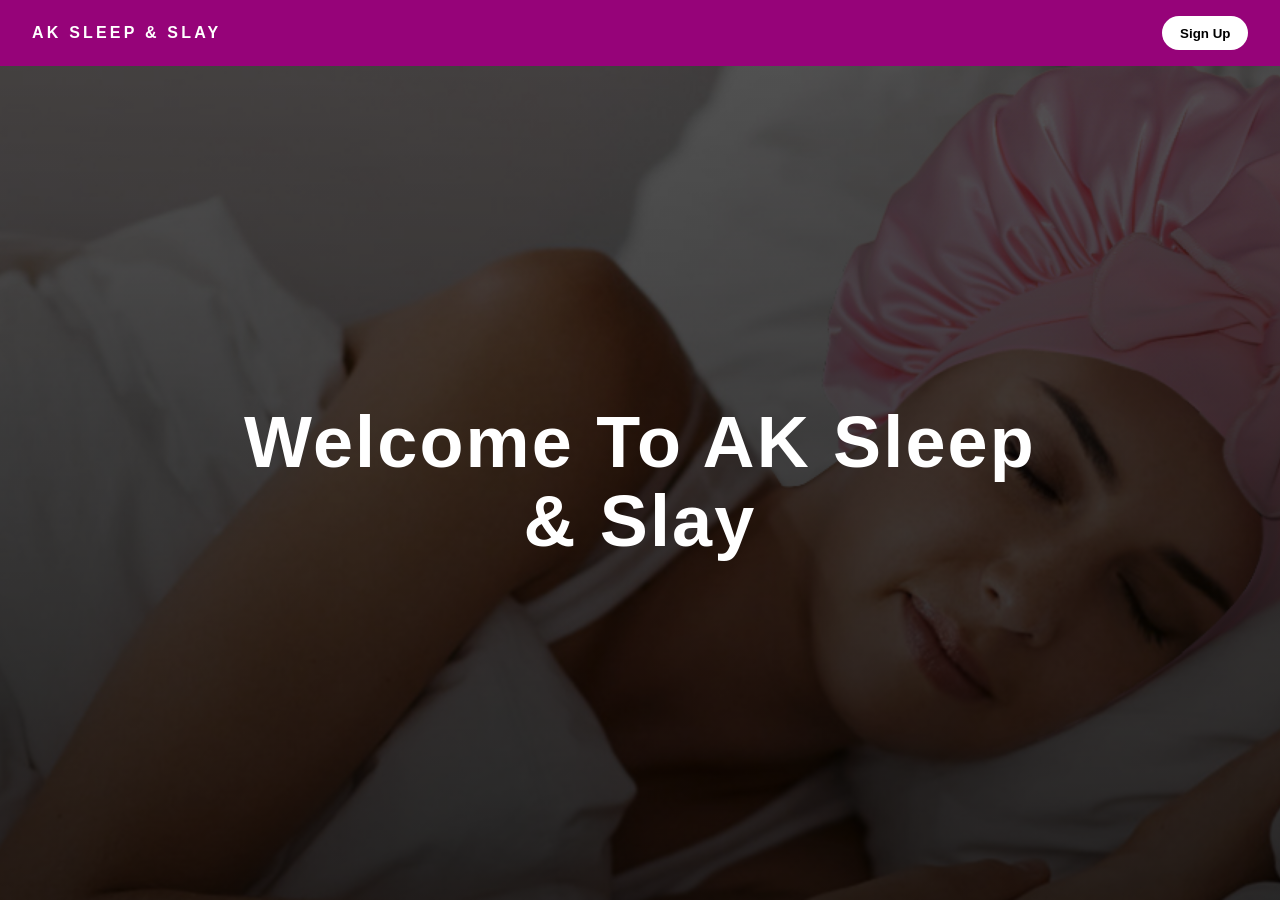
<file: index.html>
<!DOCTYPE html>
<html lang="en">
<head>
    <meta charset="UTF-8">
    <meta name="viewport" content="width=device-width, initial-scale=1.0">
    <title>AK Sleep & Slay</title>
    <link rel="stylesheet" href="./src/style.css">
</head>
<body>
    <nav>
    <div class="page">
        <header class="nav-container">
            <div class="logo">AK Sleep & Slay</div>
            <nav class="nav-links">
        <a href="./pages/signup.html">
            <button class="btn-signup">Sign Up</button>
        </a>
            </nav>
        </header>
        <section class="hero">
            <div class="hero-overlay"></div>
            <div class="hero-content-wrap">
                <div class="hero-content">
                    <h1>Welcome To AK Sleep & Slay</h1>
                </div>
            </div>
        </section>
    </div>
    <script src="src/script.js"></script>
</body>
</html>
</file>
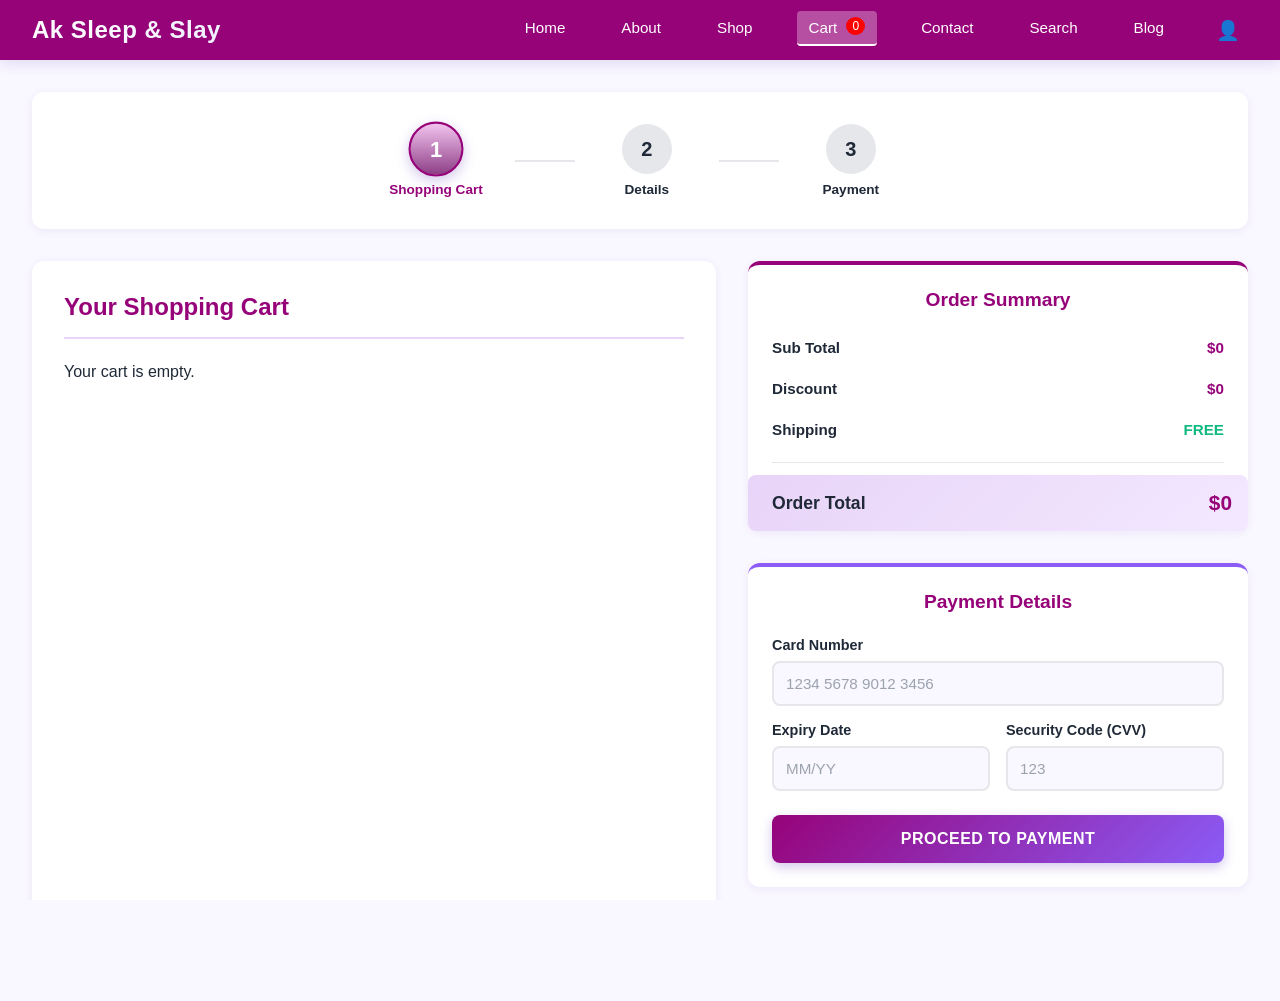
<file: pages/cart.html>
<!doctype html>
<html lang="en">
  <head>
    <meta charset="UTF-8" />
    <meta name="viewport" content="width=device-width, initial-scale=1.0" />
    <title>Shopping Cart - Ak Sleep & Slay</title>
    <link rel="stylesheet" href="../src/cart.css" />
  </head>
  <body>
    <!-- Navigation Bar -->
    <nav class="navbar">
      <div class="nav-container">
        <div class="nav-logo">
          <span class="logo-text">Ak Sleep & Slay</span>
        </div>
        <ul class="nav-menu">
          <li class="nav-item">
            <a href="../index.html" class="nav-link">Home</a>
          </li>
          <li class="nav-item">
            <a href="../pages/about.html" class="nav-link">About</a>
          </li>
          <li class="nav-item">
            <a href="../pages/shop.html" class="nav-link">Shop</a>
          </li>
          <li class="nav-item">
            <a href="../pages/cart.html" class="nav-link active">
              Cart <span id="cart-count" class="cart-count">0</span>
            </a>
          </li>
          <li class="nav-item">
            <a href="../pages/contact.html" class="nav-link">Contact</a>
          </li>
          <li class="nav-item">
            <a href="../pages/search.html" class="nav-link">Search</a>
          </li>
          <li class="nav-item">
            <a href="../pages/blog.html" class="nav-link">Blog</a>
          </li>
          <li class="nav-item user-icon">
            <a href="#user" class="nav-link">👤</a>
          </li>
        </ul>
      </div>
    </nav>

    <!-- Main Container -->
    <main class="cart-container">
      <!-- Checkout Progress -->
      <section class="progress-section">
        <div class="progress-container">
          <div class="progress-step active">
            <div class="step-circle">1</div>
            <span class="step-label">Shopping Cart</span>
          </div>
          <div class="progress-line"></div>
          <div class="progress-step">
            <div class="step-circle">2</div>
            <span class="step-label">Details</span>
          </div>
          <div class="progress-line"></div>
          <div class="progress-step">
            <div class="step-circle">3</div>
            <span class="step-label">Payment</span>
          </div>
        </div>
      </section>

      <!-- Cart Content -->
      <div class="cart-content">
        <!-- Left Section: Cart Items -->
        <section class="cart-items-section">
          <h2 class="section-title">Your Shopping Cart</h2>
          <!-- Cart Items will be injected here -->
          <div class="items-list" id="cart-items"></div>
        </section>

        <!-- Right Section: Order Summary + Payment -->
        <section class="checkout-section">
          <!-- Order Summary -->
          <div class="order-summary">
            <h3 class="summary-title">Order Summary</h3>
            <div class="summary-row">
              <span class="summary-label">Sub Total</span>
              <span class="summary-value" id="subtotal">$0</span>
            </div>
            <div class="summary-row">
              <span class="summary-label">Discount</span>
              <span class="summary-value" id="discount">$0</span>
            </div>
            <div class="summary-row">
              <span class="summary-label">Shipping</span>
              <span class="summary-value shipping-free" id="shipping"
                >FREE</span
              >
            </div>
            <div class="summary-divider"></div>
            <div class="summary-row total-row">
              <span class="summary-label">Order Total</span>
              <span class="summary-value total-amount" id="total">$0</span>
            </div>
          </div>

          <!-- Payment Section -->
          <div class="payment-section">
            <h3 class="payment-title">Payment Details</h3>
            <form class="payment-form">
              <div class="form-group">
                <label for="card-number" class="form-label">Card Number</label>
                <input
                  type="text"
                  id="card-number"
                  class="form-input card-input"
                  placeholder="1234 5678 9012 3456"
                  maxlength="19"
                />
              </div>

              <div class="form-row">
                <div class="form-group">
                  <label for="expiry-date" class="form-label"
                    >Expiry Date</label
                  >
                  <input
                    type="text"
                    id="expiry-date"
                    class="form-input expiry-input"
                    placeholder="MM/YY"
                    maxlength="5"
                  />
                </div>

                <div class="form-group">
                  <label for="cvv" class="form-label"
                    >Security Code (CVV)</label
                  >
                  <input
                    type="text"
                    id="cvv"
                    class="form-input cvv-input"
                    placeholder="123"
                    maxlength="4"
                  />
                </div>
              </div>

              <button type="submit" class="checkout-btn">
                Proceed to Payment
              </button>
            </form>
          </div>

          <!-- Continue Shopping Link -->
          <div class="continue-shopping">
            <a href="../pages/shop.html" class="continue-link"
              >← Continue Shopping</a
            >
          </div>
        </section>
      </div>
    </main>

    <!-- JS -->
    <script src="../src/cart.js"></script>
  </body>
</html>
</file>
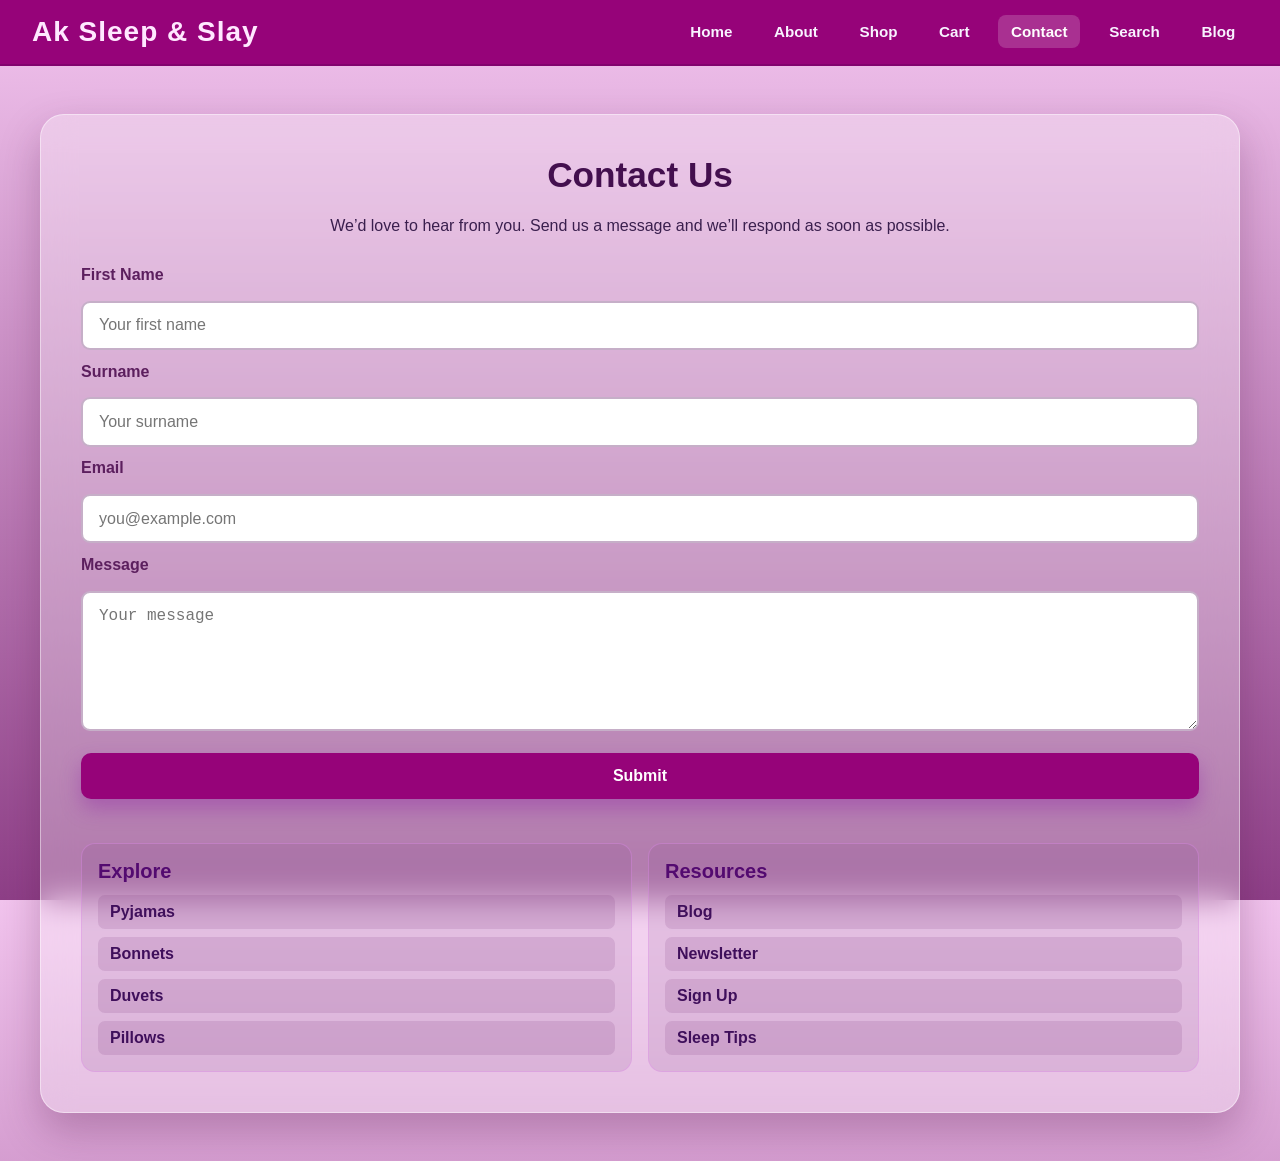
<file: pages/contact.html>
<!DOCTYPE html>
<html lang="en">
<head>
  <meta charset="UTF-8" />
  <meta name="viewport" content="width=device-width, initial-scale=1.0" />
  <title>Contact - T4G Project</title>
  <link rel="stylesheet" href="../src/contact.css" />
</head>
<body>
  <div class="page-wrapper">
    <header class="site-header">
      <nav class="navbar">
        <div class="nav-logo">Ak Sleep & Slay</div>
        <ul class="nav-links">
          <li><a href="../index.html">Home</a></li>
          <li><a href="../pages/about.html">About</a></li>
          <li><a href="../pages/shop.html">Shop</a></li>
          <li><a href="../pages/cart.html">Cart</a></li>
          <li><a href="../pages/contact.html" class="active">Contact</a></li>
          <li><a href="../pages/search.html">Search</a></li>
          <li><a href="../pages/blog.html">Blog</a></li>
        </ul>
      </nav>
    </header>

    <main class="main-content">
      <section class="content-inner">
        <div class="form-card">
          <h1>Contact Us</h1>
          <p>We’d love to hear from you. Send us a message and we’ll respond as soon as possible.</p>
          <form class="contact-form">
            <label for="first-name">First Name</label>
            <input type="text" id="first-name" name="first-name" placeholder="Your first name" />

            <label for="surname">Surname</label>
            <input type="text" id="surname" name="surname" placeholder="Your surname" />

            <label for="email">Email</label>
            <input type="email" id="email" name="email" placeholder="you@example.com" />

            <label for="message">Message</label>
            <textarea id="message" name="message" placeholder="Your message" rows="5"></textarea>

            <button type="submit" class="submit-btn">Submit</button>
          </form>

          <div class="bottom-panels">
            <div class="panel explore">
              <h2>Explore</h2>
              <ul>
                <li>Pyjamas</li>
                <li>Bonnets</li>
                <li>Duvets</li>
                <li>Pillows</li>
              </ul>
            </div>
            <div class="panel resources">
              <h2>Resources</h2>
              <ul>
                <li>Blog</li>
                <li>Newsletter</li>
                <li>Sign Up</li>
                <li>Sleep Tips</li>
              </ul>
            </div>
          </div>
        </div>
      </section>
    </main>
  </div>
</body>
</file>
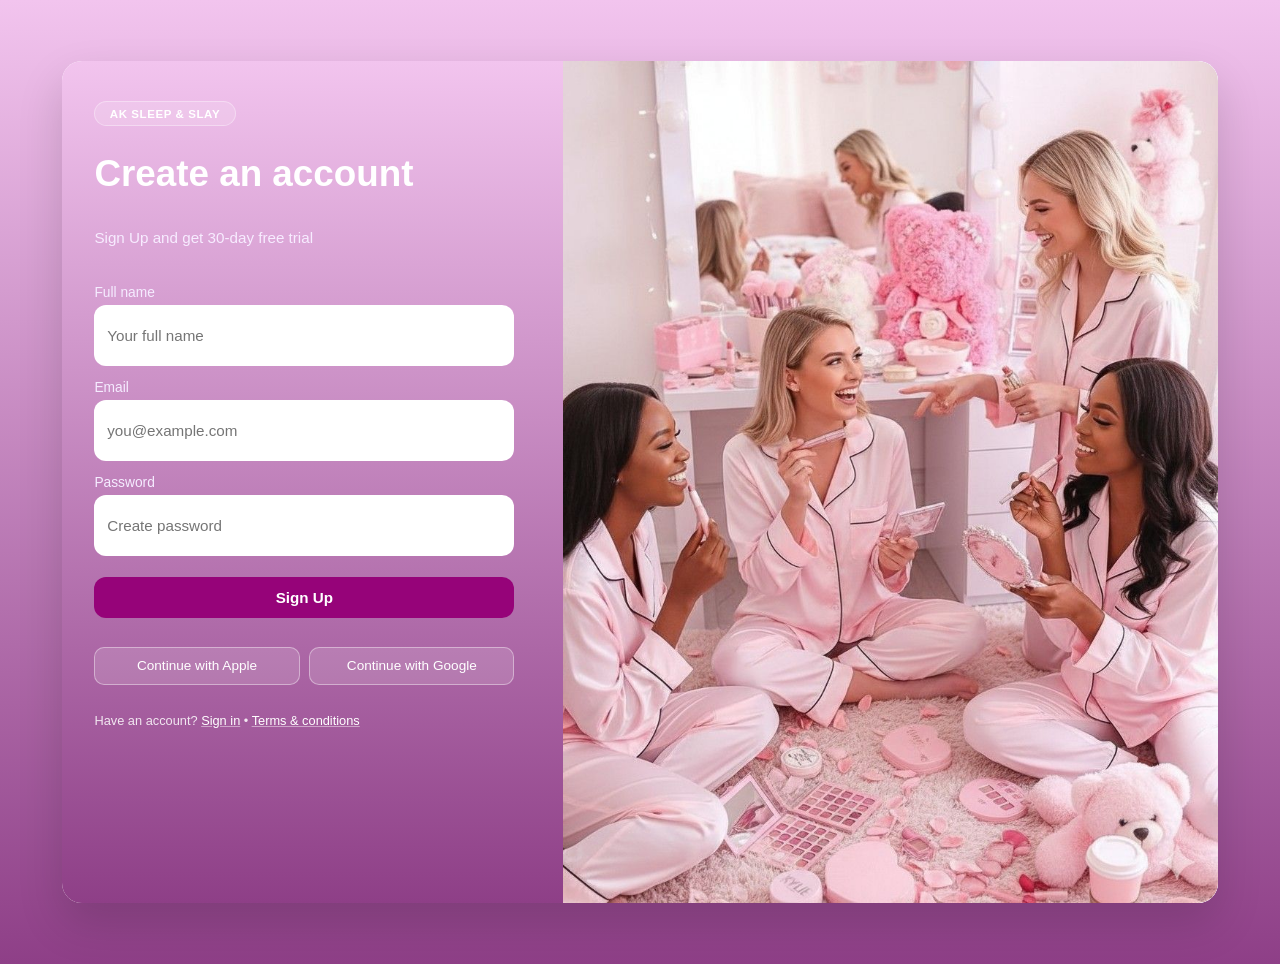
<file: pages/signup.html>
<!DOCTYPE html>
<html lang="en">
<head>
    <meta charset="UTF-8">
    <meta name="viewport" content="width=device-width, initial-scale=1.0">
    <title>AK Sleep & Slay - Sign Up</title>
    <link rel="stylesheet" href="../src/sign up.css">
</head>
<body>
    <div class="signup-wrapper">
    <div class="signup-card"> 
      <div class="signup-left">
        <div class="brand-pill">AK SLEEP & SLAY</div>
        <h1>Create an account</h1>
        <p class="tagline">Sign Up and get 30-day free trial</p>
<form class="signup-form" action="#" method="post">
          <label>
            <span>Full name</span>
            <input type="text" name="name" placeholder="Your full name" required />
          </label>
          <label>
            <span>Email</span>
            <input type="email" name="email" placeholder="you@example.com" required />
          </label>
          <label>
            <span>Password</span>
            <input type="password" name="password" placeholder="Create password" required />
          </label>
           <button type="submit" class="btn-signup-card">Sign Up</button>
        </form>

        <div class="social-row">
          <button class="social-btn">Continue with Apple</button>
          <button class="social-btn">Continue with Google</button>
        </div>

        <p class="small-footer">Have an account? <a href="#">Sign in</a> • <a href="#">Terms & conditions</a></p>
      </div>

      <div class="signup-right">
        <div class="image-frame">
            <img src="../images/signup1.jpg" alt="image2" />
        </div>
      </div> 
      </div>
  </div>
  <script src="../src/script.js"></script>
</body>
</html>
</file>
<file: src/style.css>
* { box-sizing: border-box; margin: 0; padding: 0; }
body { font-family: Arial, sans-serif; min-height: 100vh; background: #111; color: #fff; }
.page { min-height: 100vh; display: flex; flex-direction: column; }
.nav-container { width: 100%; padding: 1rem 2rem; display: flex; justify-content: space-between; align-items: center; position: fixed; top: 0; left: 0; z-index: 10; background: #960379; backdrop-filter: blur(6px); }
.logo { font-weight: 700; letter-spacing: 0.2em; font-size: 1rem; text-transform: uppercase; color: #fff; }
.btn-signup { background: #ffffff; border: none; color: 000000; border-radius: 999px; font-weight: 700; padding: 0.6rem 1.1rem; cursor: pointer; transition: transform .15s ease, filter .15s ease; }
.btn-signup:hover { transform: translateY(-2px); filter: brightness(1.05); }
 .hero { height: 100vh; width: 100%; display: flex; align-items: center; justify-content: center; background-image: linear-gradient(rgba(0,0,0,0.48), rgba(0,0,0,0.48)), url('../images/whitewoman in bonnet.jpg'); background-size: cover; background-position: center; position: relative; padding-top: 5rem; }
 .hero-content { text-align: center; color: #fff; max-width: 900px; padding: 1.5rem; }
.hero h1 { font-size: clamp(2rem, 8vw, 4.5rem); line-height: 1.1; letter-spacing: 0.03em; margin-bottom: 1rem; }
.hero p { font-size: clamp(1rem, 2.5vw, 1.3rem); color: #f8f8f8; max-width: 700px; margin: 0 auto; }
.hero-overlay { position: absolute; inset: 0; background: linear-gradient(180deg, rgba(0,0,0,0.35), rgba(0,0,0,0.65)); }
.hero-content-wrap { position: relative; z-index: 1; }
</file>
<file: src/cart.css>
/* ===== GLOBAL STYLES ===== */
* {
  margin: 0;
  padding: 0;
  box-sizing: border-box;
}

:root {
  --primary-purple: #960379;
  --light-purple: #8b5cf6;
  --extra-light-purple: #e8d4f8;
  --dark-purple: #5a3a9b;
  --white: #ffffff;
  --light-gray: #f9f7ff;
  --medium-gray: #e5e7eb;
  --dark-gray: #374151;
  --text-dark: #1f2937;
  --success-green: #10b981;
}

html,
body {
  height: 100%;
  width: 100%;
  font-family: "Segoe UI", Tahoma, Geneva, Verdana, sans-serif;
  background-color: var(--light-gray);
  color: var(--text-dark);
  overflow-x: hidden;
}

body {
  display: flex;
  flex-direction: column;
}

/* ===== NAVIGATION BAR ===== */
.navbar {
  background: #960379;
  box-shadow: 0 4px 12px rgba(107, 70, 193, 0.15);
  position: sticky;
  top: 0;
  z-index: 100;
  width: 100%;
}

.nav-container {
  max-width: 1400px;
  margin: 0 auto;
  padding: 1rem 2rem;
  display: flex;
  justify-content: space-between;
  align-items: center;
  flex-wrap: wrap;
}

.nav-logo {
  display: flex;
  align-items: center;
  font-weight: 700;
  font-size: 1.5rem;
  color: var(--white);
  letter-spacing: 0.5px;
}

.logo-text {
  background: linear-gradient(135deg, var(--white), #f0f0ff);
  -webkit-background-clip: text;
  -webkit-text-fill-color: transparent;
  background-clip: text;
}

.nav-menu {
  display: flex;
  list-style: none;
  gap: 2rem;
  flex-wrap: wrap;
  justify-content: center;
}

.nav-item {
  position: relative;
}

.nav-link {
  color: var(--white);
  text-decoration: none;
  font-weight: 500;
  font-size: 0.95rem;
  transition: all 0.3s ease;
  padding: 0.5rem 0.75rem;
  border-radius: 4px;
}

.nav-link:hover {
  background-color: rgba(255, 255, 255, 0.2);
  transform: translateY(-2px);
}

.nav-link.active {
  background-color: rgba(255, 255, 255, 0.3);
  border-bottom: 2px solid var(--white);
}

.user-icon .nav-link {
  font-size: 1.2rem;
  padding: 0.25rem 0.5rem;
}

.cart-count {
  background: red;
  color: white;
  font-size: 0.75rem;
  padding: 2px 6px;
  border-radius: 50%;
  margin-left: 5px;
  vertical-align: top;
}

/* ===== MAIN CONTAINER ===== */
.cart-container {
  flex: 1;
  max-width: 1400px;
  width: 100%;
  margin: 0 auto;
  padding: 2rem;
  display: flex;
  flex-direction: column;
  gap: 2rem;
}

/* ===== PROGRESS SECTION ===== */
.progress-section {
  width: 100%;
  padding: 2rem;
  background: var(--white);
  border-radius: 12px;
  box-shadow: 0 2px 8px rgba(107, 70, 193, 0.08);
}

.progress-container {
  display: flex;
  justify-content: center;
  align-items: center;
  gap: 2rem;
  flex-wrap: wrap;
}

.progress-step {
  display: flex;
  flex-direction: column;
  align-items: center;
  gap: 0.5rem;
}

.step-circle {
  width: 50px;
  height: 50px;
  border-radius: 50%;
  background-color: var(--medium-gray);
  color: var(--text-dark);
  display: flex;
  align-items: center;
  justify-content: center;
  font-weight: 700;
  font-size: 1.25rem;
  transition: all 0.3s ease;
  border: 2px solid transparent;
}

.progress-step.active .step-circle {
  background: linear-gradient(180deg, #f2c4ee, #8e3f87);
  color: var(--white);
  box-shadow: 0 4px 12px rgba(107, 70, 193, 0.3);
  transform: scale(1.1);
  border-color: #960379;
}

.step-label {
  font-size: 0.85rem;
  font-weight: 600;
  color: var(--text-dark);
  text-align: center;
  min-width: 80px;
}

.progress-step.active .step-label {
  color: var(--primary-purple);
  font-weight: 700;
}

.progress-line {
  width: 60px;
  height: 2px;
  background-color: var(--medium-gray);
  transition: all 0.3s ease;
}

@media (max-width: 768px) {
  .progress-line {
    width: 30px;
  }

  .progress-container {
    gap: 1rem;
  }
}

/* ===== CART CONTENT LAYOUT ===== */
.cart-content {
  display: grid;
  grid-template-columns: 1.5fr 1fr;
  gap: 2rem;
  width: 100%;
}

/* ===== CART ITEMS SECTION ===== */
.cart-items-section {
  background: var(--white);
  padding: 2rem;
  border-radius: 12px;
  box-shadow: 0 2px 8px rgba(107, 70, 193, 0.08);
  display: flex;
  flex-direction: column;
  gap: 1.5rem;
}

.section-title {
  font-size: 1.5rem;
  font-weight: 700;
  color: var(--primary-purple);
  border-bottom: 2px solid var(--extra-light-purple);
  padding-bottom: 1rem;
}

.items-list {
  display: flex;
  flex-direction: column;
  gap: 1.5rem;
}

/* Cart Item Card */
.cart-item {
  display: grid;
  grid-template-columns: 150px 1fr 150px;
  gap: 1.5rem;
  align-items: center;
  padding: 1.5rem;
  background-color: var(--light-gray);
  border-radius: 10px;
  border-left: 4px solid var(--primary-purple);
  transition: all 0.3s ease;
}

.cart-item:hover {
  box-shadow: 0 4px 12px rgba(107, 70, 193, 0.12);
  transform: translateY(-2px);
}

.item-image-wrapper {
  width: 100%;
  aspect-ratio: 1;
  overflow: hidden;
  border-radius: 8px;
  background: linear-gradient(135deg, var(--extra-light-purple), #f3e8ff);
  display: flex;
  align-items: center;
  justify-content: center;
}

.item-image {
  width: 100%;
  height: 100%;
  object-fit: cover;
  transition: transform 0.3s ease;
}

.cart-item:hover .item-image {
  transform: scale(1.05);
}

.item-details {
  display: flex;
  flex-direction: column;
  gap: 0.75rem;
}

.item-name {
  font-size: 1.1rem;
  font-weight: 700;
  color: var(--text-dark);
}

.item-price {
  font-size: 1.25rem;
  font-weight: 700;
  color: var(--primary-purple);
}

/* Quantity Selector */
.quantity-selector {
  display: flex;
  align-items: center;
  gap: 0.5rem;
  border: 2px solid var(--medium-gray);
  border-radius: 8px;
  width: fit-content;
  background-color: var(--white);
  padding: 0.25rem;
}

.qty-btn {
  width: 32px;
  height: 32px;
  border: none;
  background-color: transparent;
  color: var(--primary-purple);
  font-size: 1.1rem;
  font-weight: 700;
  cursor: pointer;
  border-radius: 4px;
  transition: all 0.2s ease;
  display: flex;
  align-items: center;
  justify-content: center;
}

.qty-btn:hover {
  background-color: var(--extra-light-purple);
  color: var(--dark-purple);
}

.qty-input {
  width: 45px;
  text-align: center;
  border: none;
  background-color: transparent;
  font-size: 0.95rem;
  font-weight: 600;
  color: var(--text-dark);
}

.qty-input:focus {
  outline: none;
}

/* Item Remove */
.item-remove {
  display: flex;
  justify-content: flex-end;
}

.remove-btn {
  padding: 0.5rem 1rem;
  background-color: #fee2e2;
  color: #dc2626;
  border: none;
  border-radius: 6px;
  font-weight: 600;
  cursor: pointer;
  transition: all 0.3s ease;
  font-size: 0.85rem;
}

.remove-btn:hover {
  background-color: #fecaca;
  transform: scale(1.05);
}

/* ===== CHECKOUT SECTION (RIGHT SIDEBAR) ===== */
.checkout-section {
  display: flex;
  flex-direction: column;
  gap: 2rem;
}

/* ===== ORDER SUMMARY ===== */
.order-summary {
  background: var(--white);
  padding: 1.5rem;
  border-radius: 12px;
  box-shadow: 0 2px 8px rgba(107, 70, 193, 0.08);
  border-top: 4px solid var(--primary-purple);
}

.summary-title {
  font-size: 1.2rem;
  font-weight: 700;
  color: var(--primary-purple);
  margin-bottom: 1rem;
  text-align: center;
}

.summary-row {
  display: flex;
  justify-content: space-between;
  align-items: center;
  padding: 0.75rem 0;
  font-size: 0.95rem;
}

.summary-label {
  color: var(--text-dark);
  font-weight: 600;
}

.summary-value {
  color: var(--primary-purple);
  font-weight: 700;
}

.shipping-free {
  color: var(--success-green);
  font-weight: 700;
}

.summary-divider {
  height: 1px;
  background-color: var(--medium-gray);
  margin: 0.75rem 0;
}

.total-row {
  padding: 1rem 0;
  background: linear-gradient(135deg, var(--extra-light-purple), #f3e8ff);
  border-radius: 8px;
  padding: 1rem;
  margin: 0.5rem -1.5rem -1.5rem -1.5rem;
  padding-left: 1.5rem;
}

.total-row .summary-label {
  font-size: 1.1rem;
  font-weight: 700;
}

.total-amount {
  font-size: 1.3rem;
  font-weight: 700;
}

/* ===== PAYMENT SECTION ===== */
.payment-section {
  background: var(--white);
  padding: 1.5rem;
  border-radius: 12px;
  box-shadow: 0 2px 8px rgba(107, 70, 193, 0.08);
  border-top: 4px solid var(--light-purple);
}

.payment-title {
  font-size: 1.2rem;
  font-weight: 700;
  color: var(--primary-purple);
  margin-bottom: 1.5rem;
  text-align: center;
}

.payment-form {
  display: flex;
  flex-direction: column;
  gap: 1rem;
}

.form-group {
  display: flex;
  flex-direction: column;
  gap: 0.5rem;
}

.form-label {
  font-weight: 600;
  font-size: 0.9rem;
  color: var(--text-dark);
}

.form-input {
  padding: 0.75rem;
  border: 2px solid var(--medium-gray);
  border-radius: 8px;
  font-size: 0.95rem;
  transition: all 0.3s ease;
  background-color: var(--light-gray);
}

.form-input:focus {
  outline: none;
  border-color: var(--primary-purple);
  background-color: var(--white);
  box-shadow: 0 0 0 3px rgba(107, 70, 193, 0.1);
}

.form-input::placeholder {
  color: #9ca3af;
}

.form-row {
  display: grid;
  grid-template-columns: 1fr 1fr;
  gap: 1rem;
}

/* ===== CHECKOUT BUTTON ===== */
.checkout-btn {
  padding: 0.95rem;
  background: linear-gradient(
    135deg,
    var(--primary-purple),
    var(--light-purple)
  );
  color: var(--white);
  border: none;
  border-radius: 8px;
  font-weight: 700;
  font-size: 1rem;
  cursor: pointer;
  transition: all 0.3s ease;
  text-transform: uppercase;
  letter-spacing: 0.5px;
  margin-top: 0.5rem;
  box-shadow: 0 4px 12px rgba(107, 70, 193, 0.3);
}

.checkout-btn:hover {
  transform: translateY(-3px);
  box-shadow: 0 6px 20px rgba(107, 70, 193, 0.4);
}

.checkout-btn:active {
  transform: translateY(-1px);
}

/* ===== CONTINUE SHOPPING ===== */
.continue-shopping {
  text-align: center;
  padding: 1rem;
}

.continue-link {
  color: var(--primary-purple);
  text-decoration: none;
  font-weight: 600;
  transition: all 0.3s ease;
  display: inline-block;
}

.continue-link:hover {
  color: var(--light-purple);
  transform: translateX(-5px);
}

/* ===== RESPONSIVE DESIGN ===== */

/* Tablet (768px - 1024px) */
@media (max-width: 1024px) {
  .cart-container {
    padding: 1.5rem;
    gap: 1.5rem;
  }

  .cart-content {
    grid-template-columns: 1fr 1fr;
    gap: 1.5rem;
  }

  .cart-items-section,
  .order-summary,
  .payment-section {
    padding: 1.5rem;
  }

  .cart-item {
    grid-template-columns: 120px 1fr 120px;
    gap: 1rem;
    padding: 1rem;
  }

  .item-image-wrapper {
    width: 100%;
  }

  .nav-menu {
    gap: 1rem;
  }
}

/* Mobile (576px - 768px) */
@media (max-width: 768px) {
  .cart-container {
    padding: 1rem;
    gap: 1rem;
  }

  .cart-content {
    grid-template-columns: 1fr;
    gap: 1.5rem;
  }

  .nav-container {
    flex-direction: column;
    gap: 1rem;
    padding: 1rem;
  }

  .nav-menu {
    gap: 0.75rem;
    justify-content: center;
    width: 100%;
  }

  .nav-link {
    font-size: 0.85rem;
    padding: 0.4rem 0.6rem;
  }

  .cart-item {
    grid-template-columns: 100px 1fr;
    gap: 1rem;
    padding: 1rem;
  }

  .item-remove {
    grid-column: 1 / -1;
    justify-content: flex-start;
  }

  .remove-btn {
    width: 100%;
  }

  .form-row {
    grid-template-columns: 1fr;
  }

  .progress-step {
    gap: 0.25rem;
  }

  .step-label {
    font-size: 0.75rem;
    min-width: 60px;
  }

  .step-circle {
    width: 40px;
    height: 40px;
    font-size: 1rem;
  }
}

/* Small Mobile (< 576px) */
@media (max-width: 576px) {
  .cart-container {
    padding: 0.75rem;
    gap: 1rem;
  }

  .navbar {
    padding: 0.5rem;
  }

  .nav-container {
    padding: 0.75rem;
  }

  .nav-logo {
    font-size: 1.2rem;
  }

  .nav-menu {
    gap: 0.5rem;
    font-size: 0.8rem;
  }

  .nav-link {
    font-size: 0.75rem;
    padding: 0.3rem 0.4rem;
  }

  .cart-items-section,
  .order-summary,
  .payment-section {
    padding: 1rem;
  }

  .section-title,
  .summary-title,
  .payment-title {
    font-size: 1.1rem;
  }

  .cart-item {
    grid-template-columns: 80px 1fr;
    gap: 0.75rem;
    padding: 0.75rem;
  }

  .item-name {
    font-size: 0.95rem;
  }

  .item-price {
    font-size: 1rem;
  }

  .qty-btn {
    width: 28px;
    height: 28px;
    font-size: 0.95rem;
  }

  .qty-input {
    width: 40px;
    font-size: 0.85rem;
  }

  .progress-section {
    padding: 1.5rem;
  }

  .progress-container {
    gap: 0.75rem;
  }

  .progress-line {
    width: 20px;
  }

  .step-circle {
    width: 35px;
    height: 35px;
    font-size: 0.9rem;
  }

  .form-input {
    font-size: 0.9rem;
    padding: 0.65rem;
  }

  .checkout-btn {
    padding: 0.8rem;
    font-size: 0.9rem;
  }

  .summary-row {
    font-size: 0.9rem;
    padding: 0.5rem 0;
  }

  .total-row {
    padding: 0.75rem;
    margin: 0.5rem -1rem -1rem -1rem;
    padding-left: 1rem;
  }
}

/* Ultra-Small Mobile (< 360px) */
@media (max-width: 360px) {
  .nav-menu {
    font-size: 0.7rem;
  }

  .nav-link {
    font-size: 0.65rem;
    padding: 0.25rem;
  }

  .user-icon .nav-link {
    font-size: 1rem;
    padding: 0;
  }

  .cart-item {
    grid-template-columns: 70px 1fr;
    gap: 0.5rem;
    padding: 0.5rem;
    border-left-width: 3px;
  }

  .item-name {
    font-size: 0.9rem;
  }

  .item-price {
    font-size: 0.95rem;
  }

  .quantity-selector {
    gap: 0.25rem;
  }

  .qty-btn {
    width: 24px;
    height: 24px;
    font-size: 0.85rem;
  }

  .qty-input {
    width: 35px;
    font-size: 0.8rem;
  }

  .remove-btn {
    padding: 0.4rem 0.6rem;
    font-size: 0.75rem;
  }

  .step-circle {
    width: 30px;
    height: 30px;
    font-size: 0.8rem;
  }

  .section-title,
  .summary-title,
  .payment-title {
    font-size: 1rem;
  }
}

/* ===== ANIMATIONS ===== */
@keyframes fadeIn {
  from {
    opacity: 0;
    transform: translateY(10px);
  }
  to {
    opacity: 1;
    transform: translateY(0);
  }
}

.cart-item {
  animation: fadeIn 0.3s ease;
}

/* Print Styles */
@media print {
  .navbar,
  .continue-shopping,
  .checkout-btn,
  .quantity-selector,
  .remove-btn {
    display: none;
  }

  body {
    background-color: var(--white);
  }

  .cart-container {
    max-width: 100%;
    padding: 0;
  }
}
</file>
<file: src/contact.css>
* {
  margin: 0;
  padding: 0;
  box-sizing: border-box;
}

:root {
  --color-top: #f2c4ee;
  --color-bottom: #8e3f87;
  --nav-bg: #960379;
  --panel-bg: rgba(126, 63, 135, 0.13);
  --panel-border: rgba(223, 144, 235, 0.4);
  --text-light: #f8f2ff;
  --text-dark: #2a1c38;
  --white: #ffffff;
  --purple-strong: #960379;
}

html,
body {
  width: 100%;
  height: 100%;
  font-family: 'Segoe UI', Tahoma, Geneva, Verdana, sans-serif;
  background: linear-gradient(180deg, var(--color-top), var(--color-bottom));
  color: var(--text-dark);
}

body {
  min-height: 10vh;
}

.page-wrapper {
  min-height: 10vh;
  display: flex;
  flex-direction: column;
}

.site-header {
  width: 100%;
  background: var(--nav-bg);
  border-bottom: 2px solid #82026e;
}

.navbar {
  max-width: 1400px;
  width: 100%;
  margin: 0 auto;
  display: flex;
  align-items: center;
  justify-content: space-between;
  padding: 1rem 2rem;
  color: var(--text-light);
}

.nav-logo {
  font-size: 1.75rem;
  font-weight: 700;
  letter-spacing: 1px;
  color: #ffe8ff;
}

.nav-links {
  list-style: none;
  display: flex;
  align-items: center;
  gap: 1rem;
  flex-wrap: wrap;
}

.nav-links li a {
  color: var(--text-light);
  text-decoration: none;
  font-weight: 600;
  font-size: 0.95rem;
  padding: 0.5rem 0.8rem;
  border-radius: 8px;
  transition: 0.25s ease;
}

.nav-links li a:hover,
.nav-links li a.active {
  background: rgba(255, 255, 255, 0.18);
  color: #ffffff;
}

.main-content {
  flex: 1;
  width: 100%;
  display: flex;
  align-items: center;
  justify-content: center;
  padding: 3rem 1rem;
}

.content-inner {
  width: min(1200px, 100%);
  background: rgba(255, 255, 255, 0.3);
  border: 1px solid rgba(255, 255, 255, 0.45);
  backdrop-filter: blur(16px);
  border-radius: 24px;
  box-shadow: 0 18px 40px rgba(78, 17, 70, 0.28);
  padding: 2.5rem;
}

.form-card {
  display: flex;
  flex-direction: column;
  gap: 1.4rem;
}

.form-card h1 {
  color: #430f4e;
  font-size: 2.2rem;
  text-align: center;
  font-weight: 800;
}

.form-card p {
  color: #3a1f4e;
  text-align: center;
  font-size: 1rem;
  margin-bottom: 0.5rem;
}

.contact-form {
  display: grid;
  gap: 0.8rem;
}

.contact-form label {
  color: #5c1f5e;
  font-weight: 700;
  margin-bottom: 0.25rem;
}

.contact-form input,
.contact-form textarea {
  width: 100%;
  padding: 0.85rem 1rem;
  border: 2px solid rgba(105, 45, 110, 0.38);
  border-radius: 9px;
  background: #ffffff;
  font-size: 1rem;
  outline: none;
  transition: border 0.2s ease, box-shadow 0.2s ease;
}

.contact-form input:focus,
.contact-form textarea:focus {
  border-color: var(--purple-strong);
  box-shadow: 0 0 0 4px rgba(147, 85, 178, 0.25);
}

.contact-form textarea {
  min-height: 140px;
  resize: vertical;
}

.submit-btn {
  margin-top: 0.6rem;
  border: none;
  padding: 0.85rem 1.4rem;
  border-radius: 10px;
  background: #960379;
  color: #fff;
  font-weight: 700;
  font-size: 1rem;
  cursor: pointer;
  box-shadow: 0 10px 20px rgba(146, 44, 164, 0.45);
  transition: transform 0.2s ease, box-shadow 0.2s ease;
}

.submit-btn:hover {
  transform: translateY(-2px);
  box-shadow: 0 14px 25px rgba(146, 44, 164, 0.55);
}

.bottom-panels {
  display: grid; 
  grid-template-columns: 1fr 1fr;
  gap: 1rem;
  margin-top: 1.4rem;
}

.panel {
  background: var(--panel-bg);
  border: 1px solid var(--panel-border);
  border-radius: 14px;
  padding: 1rem;
}

.panel h2 {
  color: #530a70;
  font-size: 1.25rem;
  margin-bottom: 0.75rem;
}

.panel ul {
  list-style: none;
  display: flex;
  flex-direction: column;
  gap: 0.5rem;
}

.panel li {
  color: #3f0f5b;
  background: rgba(117, 49, 114, 0.15);
  padding: 0.5rem 0.75rem;
  border-radius: 7px;
  font-weight: 600;
}

@media (max-width: 1024px) {
  .navbar {
    padding: 0.95rem 1.2rem;
  }

  .content-inner {
    padding: 2rem;
  }

  .form-card h1 {
    font-size: 1.95rem;
  }

  .bottom-panels {
    grid-template-columns: 1fr;
  }
}

@media (max-width: 768px) {
  .nav-links {
    gap: 0.45rem;
  }

  .nav-links li a {
    padding: 0.45rem 0.65rem;
    font-size: 0.85rem;
  }

  .main-content {
    padding: 1.5rem 0.8rem;
  }

  .content-inner {
    padding: 1.4rem;
  }

  .form-card h1 {
    font-size: 1.65rem;
  }
}

@media (max-width: 576px) {
  .navbar {
    flex-direction: column;
    align-items: flex-start;
    gap: 0.7rem;
  }

  .nav-links {
    width: 100%;
    justify-content: space-between;
    flex-wrap: wrap;
    gap: 0.4rem;
  }

  .page-wrapper,
  .main-content,
  .content-inner {
    min-height: 100vh;
  }

  .content-inner {
    padding: 1rem;
  }

  .form-card h1 {
    font-size: 1.4rem;
  }

  .bottom-panels {
    grid-template-columns: 1fr;
  }

  .panel {
    width: 100%;
  }
}
</file>
<file: src/sign up.css>
/* Signup card styles */

/* Reset default browser spacing */
body {
  margin: 0;
  font-family: sans-serif;
}

/* Wrapper */
.signup-wrapper {
  min-height: 100vh;
  display: flex;
  justify-content: center;
  align-items: center;
  padding: 2rem;
  background: linear-gradient(180deg, #f2c4ee 0%, #8e3f87 100%);
}

/* Card */
.signup-card {
  width: min(1200px, 95%);
  max-width: 1200px;
  background: #ffffff;
  border-radius: 20px;
  box-shadow: 0 20px 45px rgba(0, 0, 0, 0.15);
  overflow: hidden;
  display: flex;
  flex-wrap: nowrap;
}

/* Left side (form) */
.signup-left {
  flex: 2 1 40%;
  display: flex;
  flex-direction: column;
  gap: 0.8rem;
  padding: 2.5rem 2rem;
  color: #fff;
  background: linear-gradient(180deg, #f2c4ee 0%, #8e3f87 100%);
}

.signup-left .brand-pill {
  width: fit-content;
  background: rgba(255, 255, 255, 0.15);
  padding: 0.35rem 0.9rem;
  border-radius: 999px;
  letter-spacing: 0.05em;
  font-size: 0.72rem;
  text-transform: uppercase;
  font-weight: 700;
  margin-bottom: 0.9rem;
  border: 1px solid rgba(255, 255, 255, 0.35);
}

.signup-left h1 {
  font-size: clamp(1.5rem, 4vw, 2.3rem);
  margin: 0 0 0.2rem;
}

.tagline {
  color: #f7ecff;
  font-size: 0.95rem;
  margin-bottom: 1.3rem;
  max-width: 330px;
  line-height: 1.4;
}

.signup-form {
  display: flex;
  flex-direction: column;
  gap: 0.7rem;
  width: 100%;
  max-width: 420px;
}

.signup-form label {
  display: flex;
  flex-direction: column;
  gap: 0.3rem;
  font-size: 0.86rem;
  margin-top: 0.2rem;
  color: #f5ecff;
}

.signup-form input {
  border: none;
  border-radius: 12px;
  min-height: 42px;
  padding: 0.6rem 0.8rem;
  font-size: 0.95rem;
  outline: none;
  background: #fff;
  color: #222;
}

.signup-form input:focus {
  box-shadow: 0 0 0 2px rgba(255, 255, 255, 0.35);
}

.btn-signup-card {
  margin-top: 0.6rem;
  border: none;
  border-radius: 12px;
  background: #960379;
  color: white;
  font-size: 0.95rem;
  font-weight: 700;
  padding: 0.75rem 1rem;
  cursor: pointer;
  transition:
    transform 0.15s ease,
    filter 0.15s ease;
}

.btn-signup-card:hover {
  filter: brightness(1.08);
  transform: translateY(-1px);
}

/* Social buttons */
.social-row {
  display: flex;
  flex-direction: row;
  gap: 0.6rem;
  margin-top: 1rem;
  width: 100%;
  max-width: 420px;
  justify-content: space-between;
}

.social-row .social-btn {
  flex: 1;
  min-width: 0;
  text-align: center;
  border: 1px solid rgba(255, 255, 255, 0.4);
  border-radius: 10px;
  background: rgba(255, 255, 255, 0.15);
  color: #fff;
  font-size: 0.85rem;
  padding: 0.65rem 0.7rem;
  cursor: pointer;
  transition: background 0.15s ease;
}

.social-row .social-btn:hover {
  background: rgba(255, 255, 255, 0.25);
}

/* Footer */
.small-footer {
  margin-top: 0.9rem;
  color: rgba(255, 255, 255, 0.85);
  font-size: 0.8rem;
  line-height: 1.4;
}

.small-footer a {
  color: #fff;
  text-decoration: underline;
  text-decoration-color: rgba(255, 255, 255, 0.45);
}

/* Right side (image) */
.signup-right {
  flex: 3 1 60%;
  display: flex;
  justify-content: center;
  align-items: center;
  padding: 0;
  background: #f6efff;
}

.image-frame {
  width: 100%;
  height: auto;
  overflow: hidden;
  background: #fff;
  border-radius: 0 20px 20px 0;
}

.image-frame img {
  width: 100%;
  height: 100%;
  object-fit: cover;
  display: block;
}

/* Responsive */
@media (max-width: 768px) {
  .signup-card {
    flex-direction: column;
  }

  .signup-left,
  .signup-right {
    flex: unset;
    width: 100%;
  }

  .image-frame {
    border-radius: 20px 20px 0 0;
  }

  .social-row {
    flex-direction: column;
  }
}
</file>
